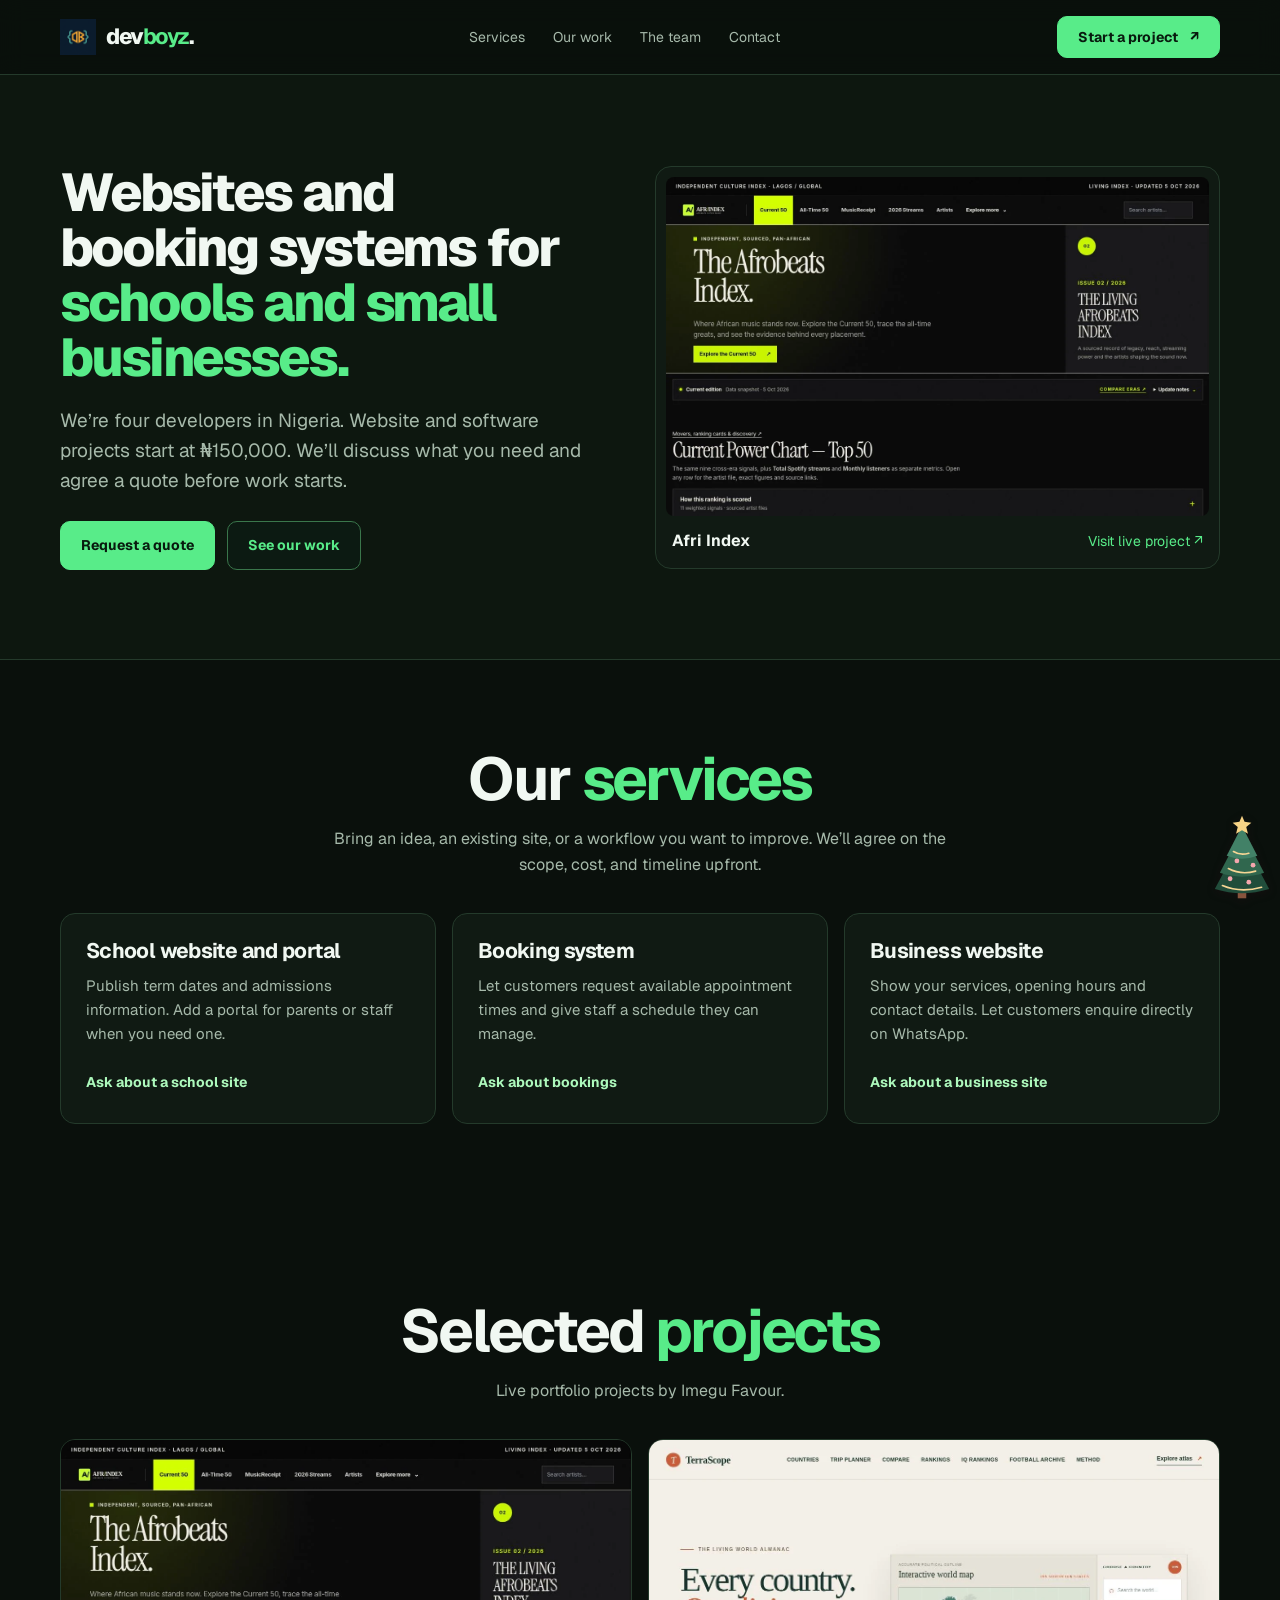
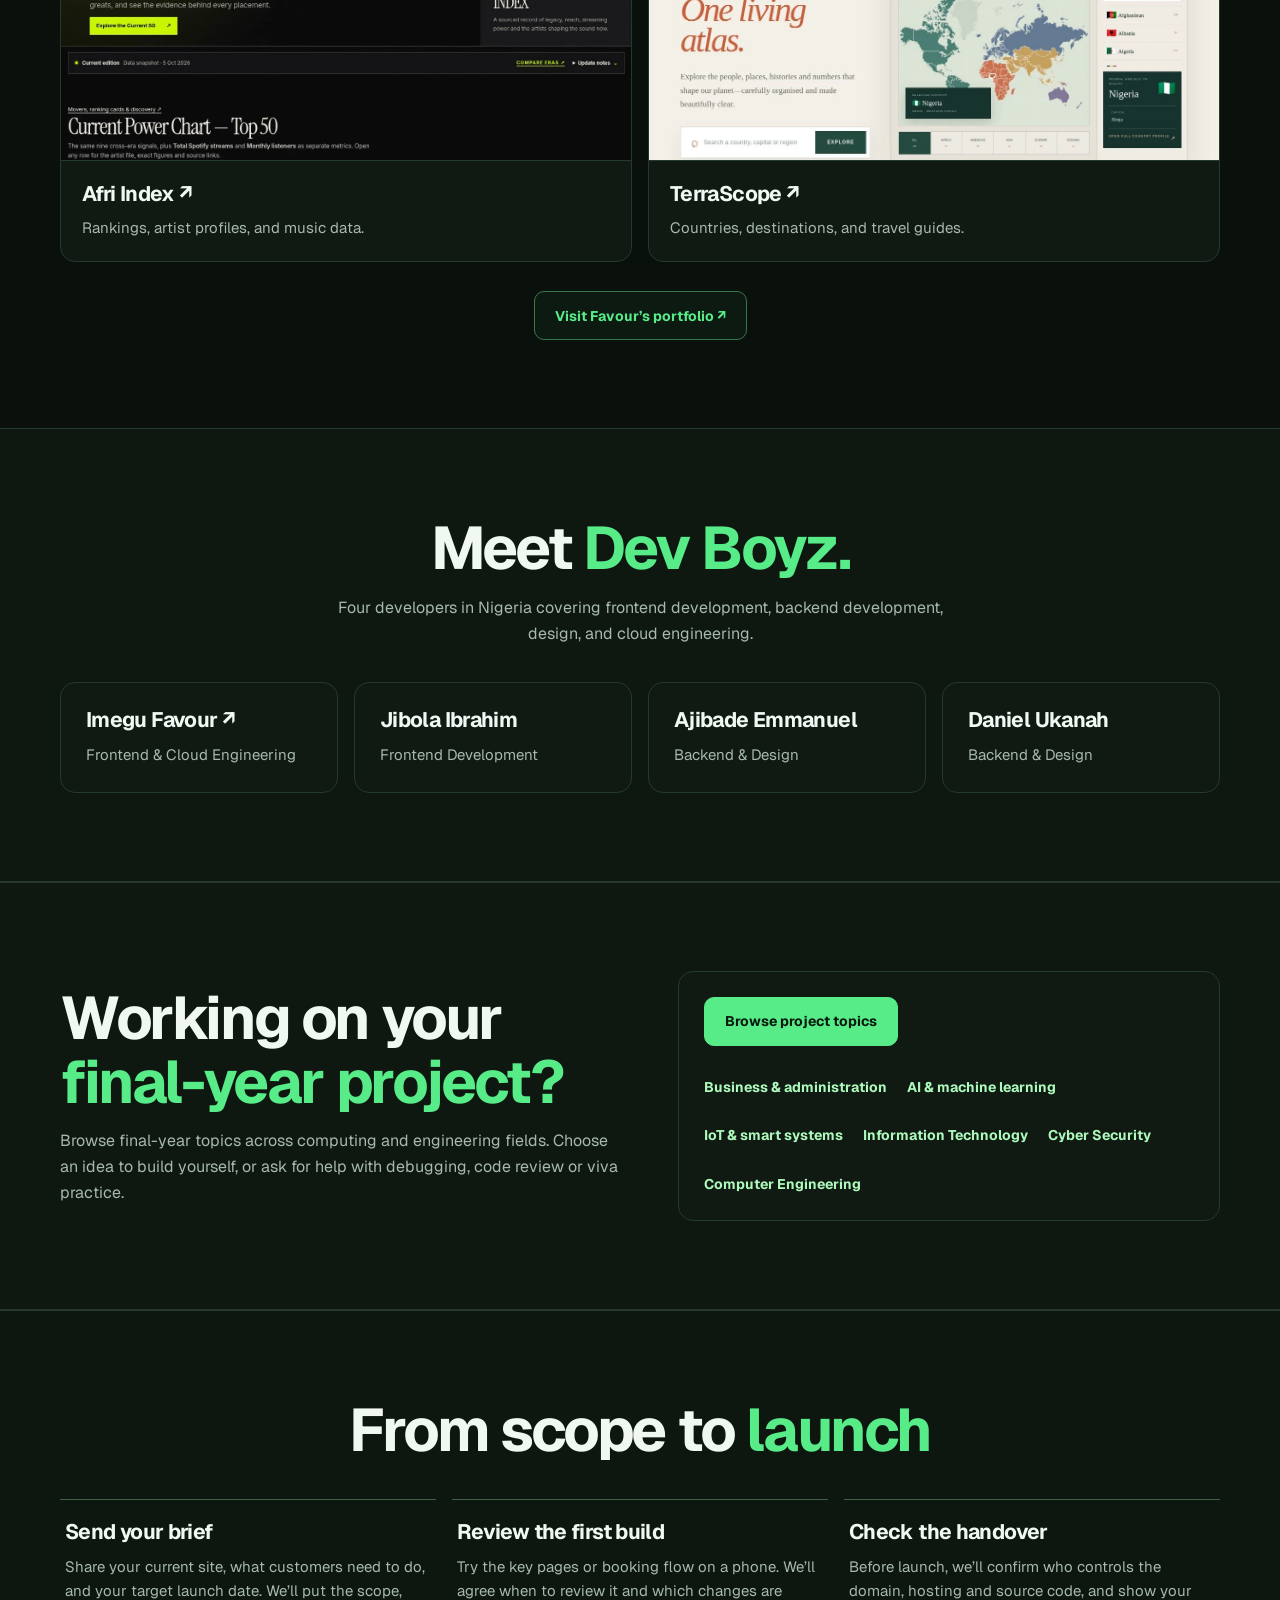
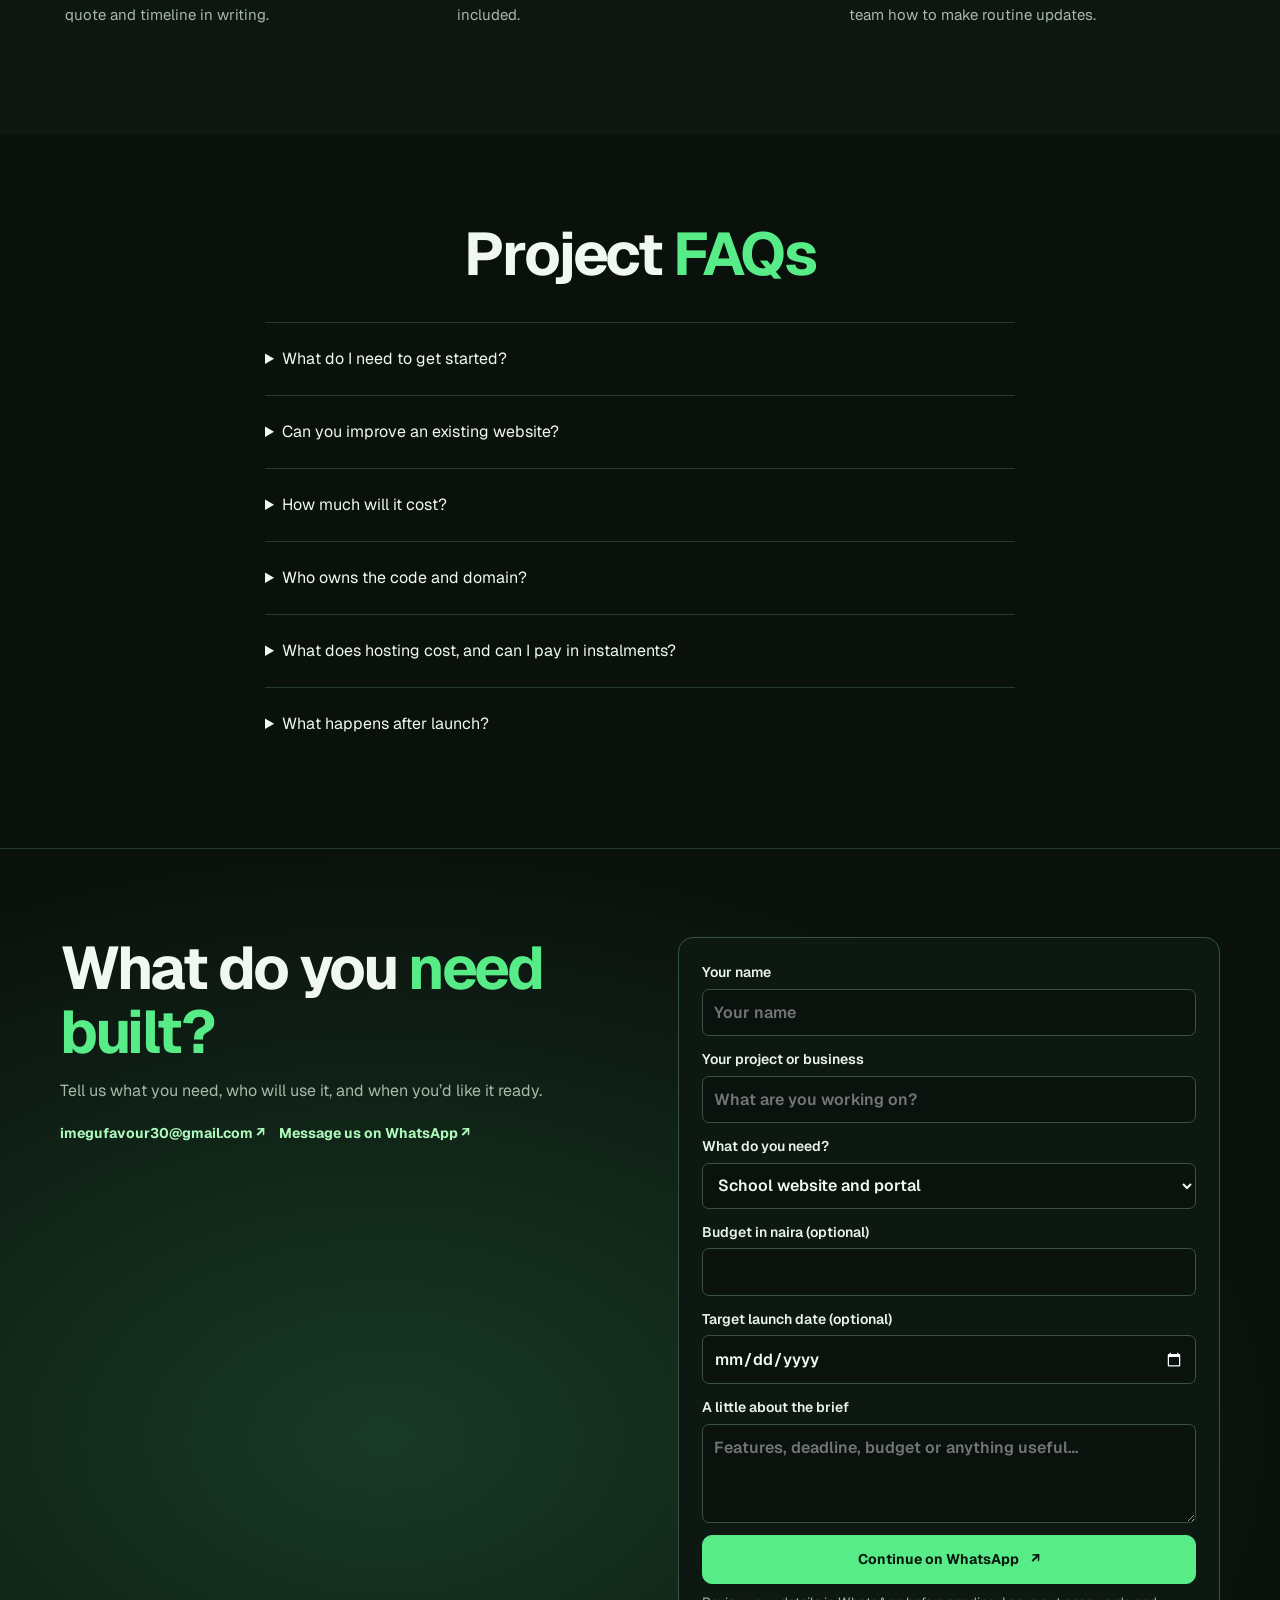
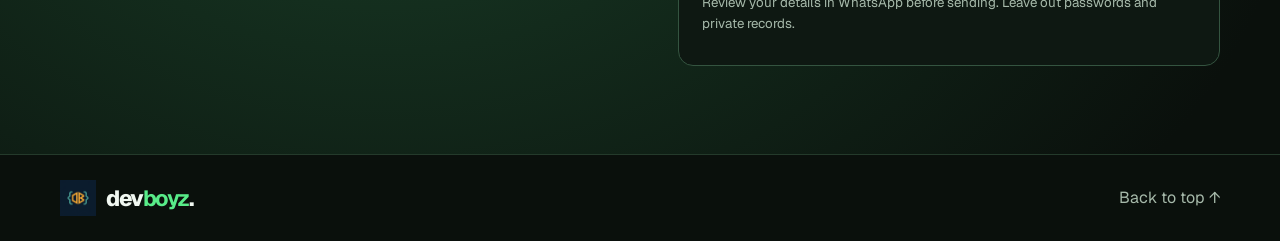
<file: index.html>
<!doctype html>
<html lang="en">
<head>
<meta charset="utf-8">
<meta name="viewport" content="width=device-width, initial-scale=1">
<meta name="description" content="Dev Boyz is a four-person development team in Nigeria building websites, web applications and business systems.">
<meta name="theme-color" content="#0a100c">
<title>Websites and Booking Systems for Schools and Small Businesses | Dev Boyz</title>
<link rel="preconnect" href="https://fonts.googleapis.com">
<link rel="preconnect" href="https://fonts.gstatic.com" crossorigin>
<link href="https://fonts.googleapis.com/css2?family=Geist:wght@400;500;600;700;800&family=IBM+Plex+Mono:wght@400;500;600&display=swap" rel="stylesheet">
<link rel="icon" href="logo.png">
<link rel="stylesheet" href="home.css">
</head>
<body>
<a class="btn skip" href="#main">Skip to content</a>
<header class="top"><div class="wrap nav">
<a class="brand" href="#home" aria-label="Dev Boyz home"><img src="logo.png" alt=""><span>dev<b>boyz</b>.</span></a>
<nav class="nav-links" id="navlinks" aria-label="Main navigation"><a href="#services">Services</a><a href="#work">Our work</a><a href="#studio">The team</a><a href="#contact">Contact</a></nav>
<a class="btn small" href="#contact">Start a project <span aria-hidden="true">↗</span></a>
<button class="menu-toggle" type="button" aria-controls="navlinks" aria-expanded="false">Menu</button>
</div></header>
<main id="main">
<section class="hero" id="home"><div class="wrap hero-inner">
<div class="hero-copy">
<h1>Websites and booking systems for <span class="accent">schools and small businesses.</span></h1>
<p class="lede">We’re four developers in Nigeria. Website and software projects start at ₦150,000. We’ll discuss what you need and agree a quote before work starts.</p>
<div class="actions"><a class="btn" href="#contact">Request a quote</a><a class="btn secondary" href="#work">See our work</a></div>
</div>
<div class="hero-project">
  <a href="https://afrobeats-index.vercel.app/">
    <img src="assets/afri-index.webp" alt="Afri Index music rankings and artist profiles" fetchpriority="high">
    <div class="hero-project-caption"><strong>Afri Index</strong><span>Visit live project <span aria-hidden="true">↗</span></span></div>
  </a>
</div>
</div></section>
<section class="section" id="services"><div class="wrap">
<div class="section-head"><h2>Our <span class="accent">services</span></h2><p>Bring an idea, an existing site, or a workflow you want to improve. We’ll agree on the scope, cost, and timeline upfront.</p></div>
<div class="cards">
<article class="card"><h3>School website and portal</h3><p>Publish term dates and admissions information. Add a portal for parents or staff when you need one.</p><a class="text-link" href="#contact" data-service="School website and portal">Ask about a school site</a></article>
<article class="card"><h3>Booking system</h3><p>Let customers request available appointment times and give staff a schedule they can manage.</p><a class="text-link" href="#contact" data-service="Booking system">Ask about bookings</a></article>
<article class="card"><h3>Business website</h3><p>Show your services, opening hours and contact details. Let customers enquire directly on WhatsApp.</p><a class="text-link" href="#contact" data-service="Business website">Ask about a business site</a></article>
</div></div></section>
<section class="section" id="work"><div class="wrap">
<div class="section-head"><h2>Selected <span class="accent">projects</span></h2><p>Live portfolio projects by Imegu Favour.</p></div>
<div class="cards work-grid">
<article class="project"><a href="https://afrobeats-index.vercel.app/"><img class="project-image" src="assets/afri-index.webp" alt="Afri Index homepage and music rankings" loading="lazy"><div class="project-body"><h3>Afri Index ↗</h3><p>Rankings, artist profiles, and music data.</p></div></a></article>
<article class="project"><a href="https://terrascope-world-encyclopedia.vercel.app/"><img class="project-image" src="assets/terrascope.webp" alt="TerraScope destination discovery website" loading="lazy"><div class="project-body"><h3>TerraScope ↗</h3><p>Countries, destinations, and travel guides.</p></div></a></article>
</div><div class="actions"><a class="btn secondary" href="https://portfolio-favour12.vercel.app/">Visit Favour’s portfolio ↗</a></div>
</div></section>
<section class="section about" id="studio"><div class="wrap">
<div class="section-head"><h2>Meet <span class="accent">Dev Boyz.</span></h2><p>Four developers in Nigeria covering frontend development, backend development, design, and cloud engineering.</p></div>
<div class="cards team-grid">
<article class="card"><h3><a href="https://portfolio-favour12.vercel.app/">Imegu Favour ↗</a></h3><p>Frontend &amp; Cloud Engineering</p></article>
<article class="card"><h3>Jibola Ibrahim</h3><p>Frontend Development</p></article>
<article class="card"><h3>Ajibade Emmanuel</h3><p>Backend &amp; Design</p></article>
<article class="card"><h3>Daniel Ukanah</h3><p>Backend &amp; Design</p></article>
</div></div></section>
<section class="section about" id="students"><div class="wrap split">
<div><h2>Working on your <span class="accent">final-year project?</span></h2><p>Browse final-year topics across computing and engineering fields. Choose an idea to build yourself, or ask for help with debugging, code review or viva practice.</p></div>
<div class="card"><a class="btn" href="projects.html">Browse project topics</a>
<div class="library-links"><a class="text-link" href="projects.html?field=Business%20and%20administration#catalogue">Business &amp; administration</a><a class="text-link" href="projects.html?field=AI%20and%20machine%20learning#catalogue">AI &amp; machine learning</a><a class="text-link" href="projects.html?field=IoT%20and%20smart%20systems#catalogue">IoT &amp; smart systems</a><a class="text-link" href="projects.html?field=Information%20Technology#catalogue">Information Technology</a><a class="text-link" href="projects.html?field=Cyber%20Security#catalogue">Cyber Security</a><a class="text-link" href="projects.html?field=Computer%20Engineering#catalogue">Computer Engineering</a></div></div>
</div></section>
<section class="section process" id="process"><div class="wrap">
<div class="section-head"><h2>From scope to <span class="accent">launch</span></h2></div>
<div class="cards">
<article class="step"><h3>Send your brief</h3><p>Share your current site, what customers need to do, and your target launch date. We’ll put the scope, quote and timeline in writing.</p></article>
<article class="step"><h3>Review the first build</h3><p>Try the key pages or booking flow on a phone. We’ll agree when to review it and which changes are included.</p></article>
<article class="step"><h3>Check the handover</h3><p>Before launch, we’ll confirm who controls the domain, hosting and source code, and show your team how to make routine updates.</p></article>
</div>
</div></section>
<section class="section"><div class="wrap"><div class="section-head"><h2>Project <span class="accent">FAQs</span></h2></div><div class="faq">
<details><summary>What do I need to get started?</summary><p>A rough idea is enough. Share any examples, existing site links, or deadlines you have.</p></details>
<details><summary>Can you improve an existing website?</summary><p>Yes. Send us the link and explain what you’d like to change. We’ll review the site and agree on the scope.</p></details>
<details><summary>How much will it cost?</summary><p>Website and software projects start at ₦150,000. Your final quote depends on the work and support you need.</p></details>
<details><summary>Who owns the code and domain?</summary><p>We agree who owns the source code, domain and hosting accounts in writing before you pay.</p></details><details><summary>What does hosting cost, and can I pay in instalments?</summary><p>Ask us to itemise hosting and domain renewals and discuss a payment schedule in your quote.</p></details>
<details><summary>What happens after launch?</summary><p>We can agree on maintenance, updates, and ongoing support as part of the project or separately.</p></details>
</div></div></section>
<section class="section contact" id="contact"><div class="wrap split">
<div><h2>What do you <span class="accent">need built?</span></h2><p>Tell us what you need, who will use it, and when you’d like it ready.</p><a class="text-link" href="mailto:imegufavour30@gmail.com">imegufavour30@gmail.com ↗</a><a class="text-link" href="https://wa.me/2347062723107">Message us on WhatsApp ↗</a></div>
<form id="enquiry" class="form"><label>Your name<input name="name" autocomplete="name" required maxlength="100" placeholder="Your name"></label><label>Your project or business<input name="topic" required maxlength="180" placeholder="What are you working on?"></label><label>What do you need?<select name="service"><option>School website and portal</option><option>Booking system</option><option>Business website</option></select></label><label>Budget in naira (optional)<input name="budget" inputmode="numeric" maxlength="40"></label><label>Target launch date (optional)<input name="timeline" type="date"></label><label>A little about the brief<textarea name="requirements" rows="3" maxlength="1500" placeholder="Features, deadline, budget or anything useful…"></textarea></label><button class="btn" type="submit">Continue on WhatsApp <span aria-hidden="true">↗</span></button><small>Review your details in WhatsApp before sending. Leave out passwords and private records.</small><p id="form-status" role="status"></p></form>
</div></section>
</main>
<footer class="footer"><div class="wrap"><a class="brand" href="#home" aria-label="Dev Boyz home"><img src="logo.png" alt=""><span>dev<b>boyz</b>.</span></a><a href="#home">Back to top ↑</a></div></footer>
<script src="navigation.js" defer></script>
<script src="company.js" defer></script>

      <svg
        aria-hidden="true"
        focusable="false"
        viewBox="0 0 80 100"
        style="position:fixed;right:max(4px, env(safe-area-inset-right));bottom:var(--christmas-tree-bottom, env(safe-area-inset-bottom, 0px));width:clamp(42px, 7vw, 68px);height:auto;z-index:2;pointer-events:none;stroke:none;filter:drop-shadow(0 2px 4px #210d1370)"
      >
        <path fill="#88543d" d="M35 81h10v17H35z" />
        <path fill="#214d3b" d="M40 27 8 87q32 10 64 0L40 27Z" />
        <path fill="#30674e" d="M40 18 14 68q26 9 52 0L40 18Z" />
        <path fill="#428167" d="M40 13 22 48q18 7 36 0L40 13Z" />
        <path fill="none" stroke="#f6d695" stroke-width="2" stroke-linecap="round" d="M30 43q8 5 18 2M24 63q15 8 32 3M17 83q21 9 46 2" />
        <g fill="#f4a7ae">
          <circle cx="34" cy="54" r="2.8" /><circle cx="53" cy="59" r="2.8" />
          <circle cx="26" cy="75" r="2.8" /><circle cx="48" cy="79" r="2.8" />
        </g>
        <path fill="#f8d486" d="m40 1 3 7 8 1-6 5 2 8-7-4-7 4 2-8-6-5 8-1Z" />
      </svg>
</body>
</html>
</file>
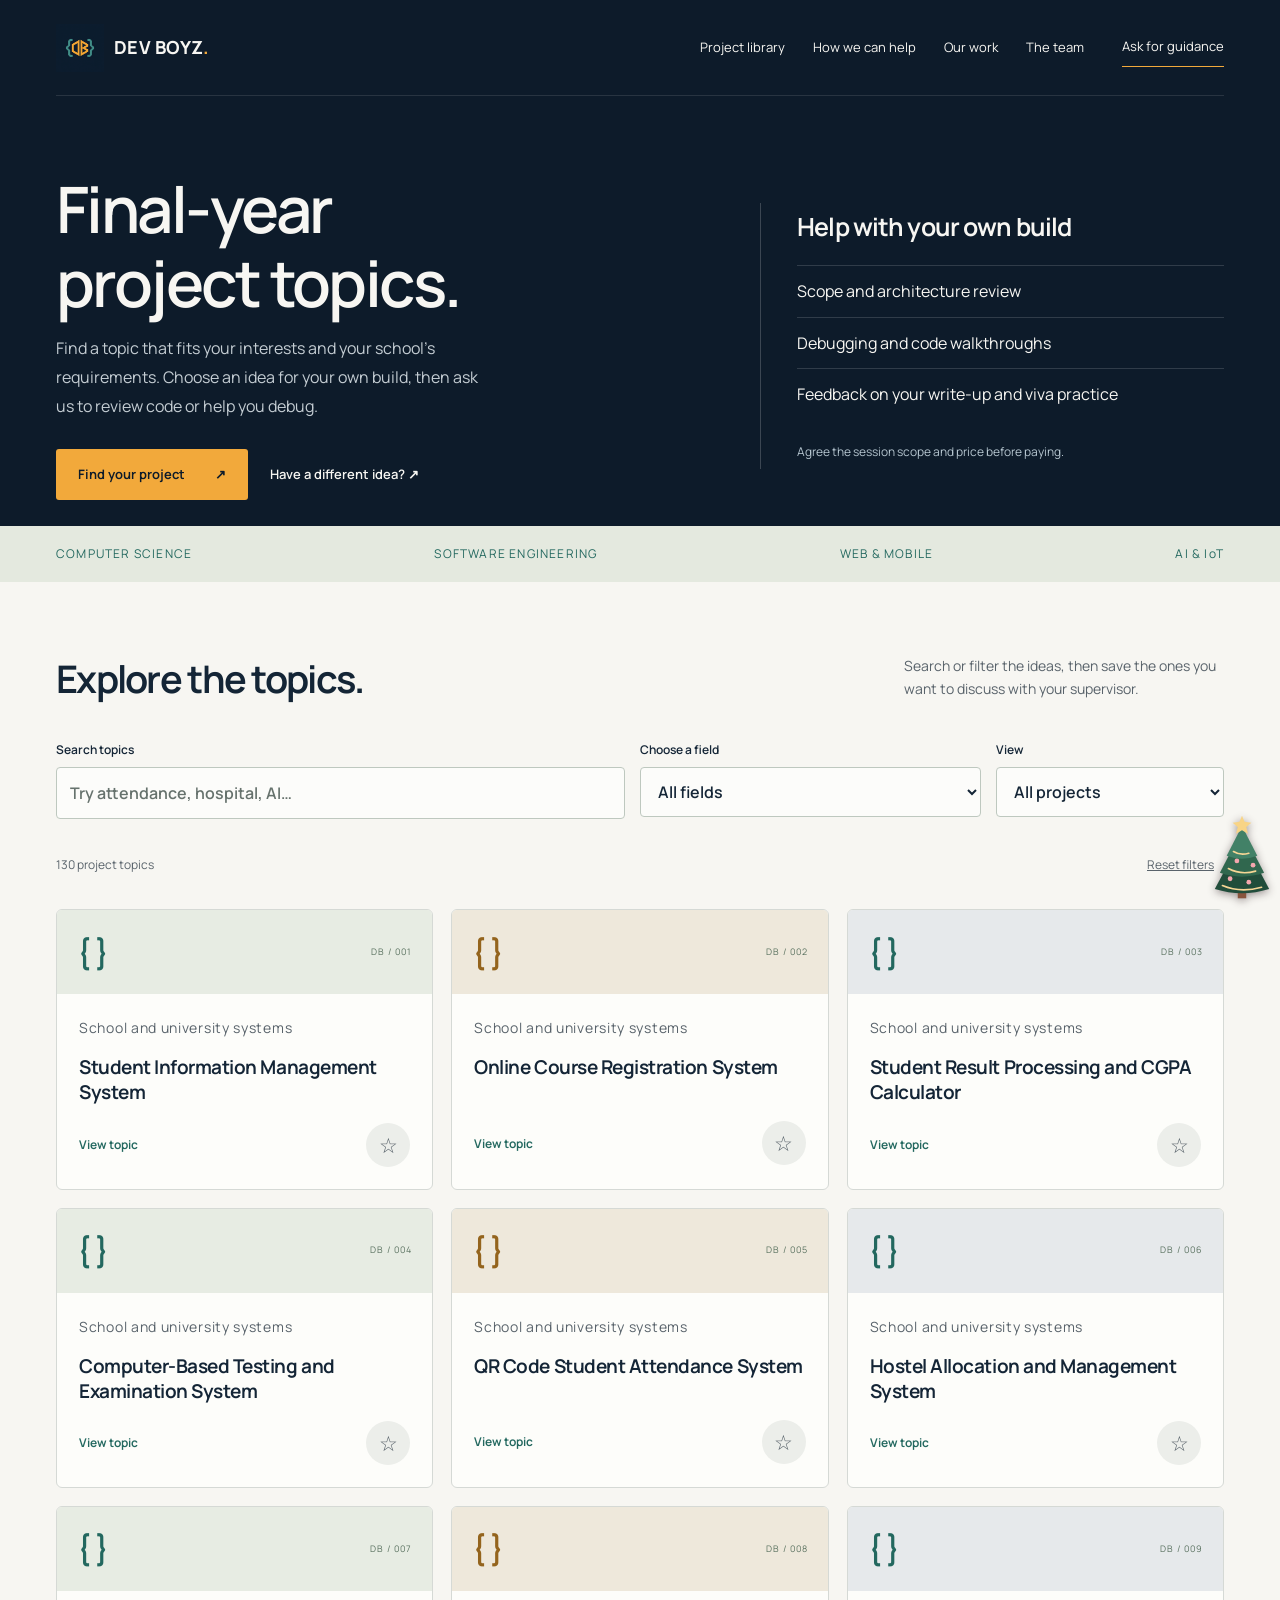
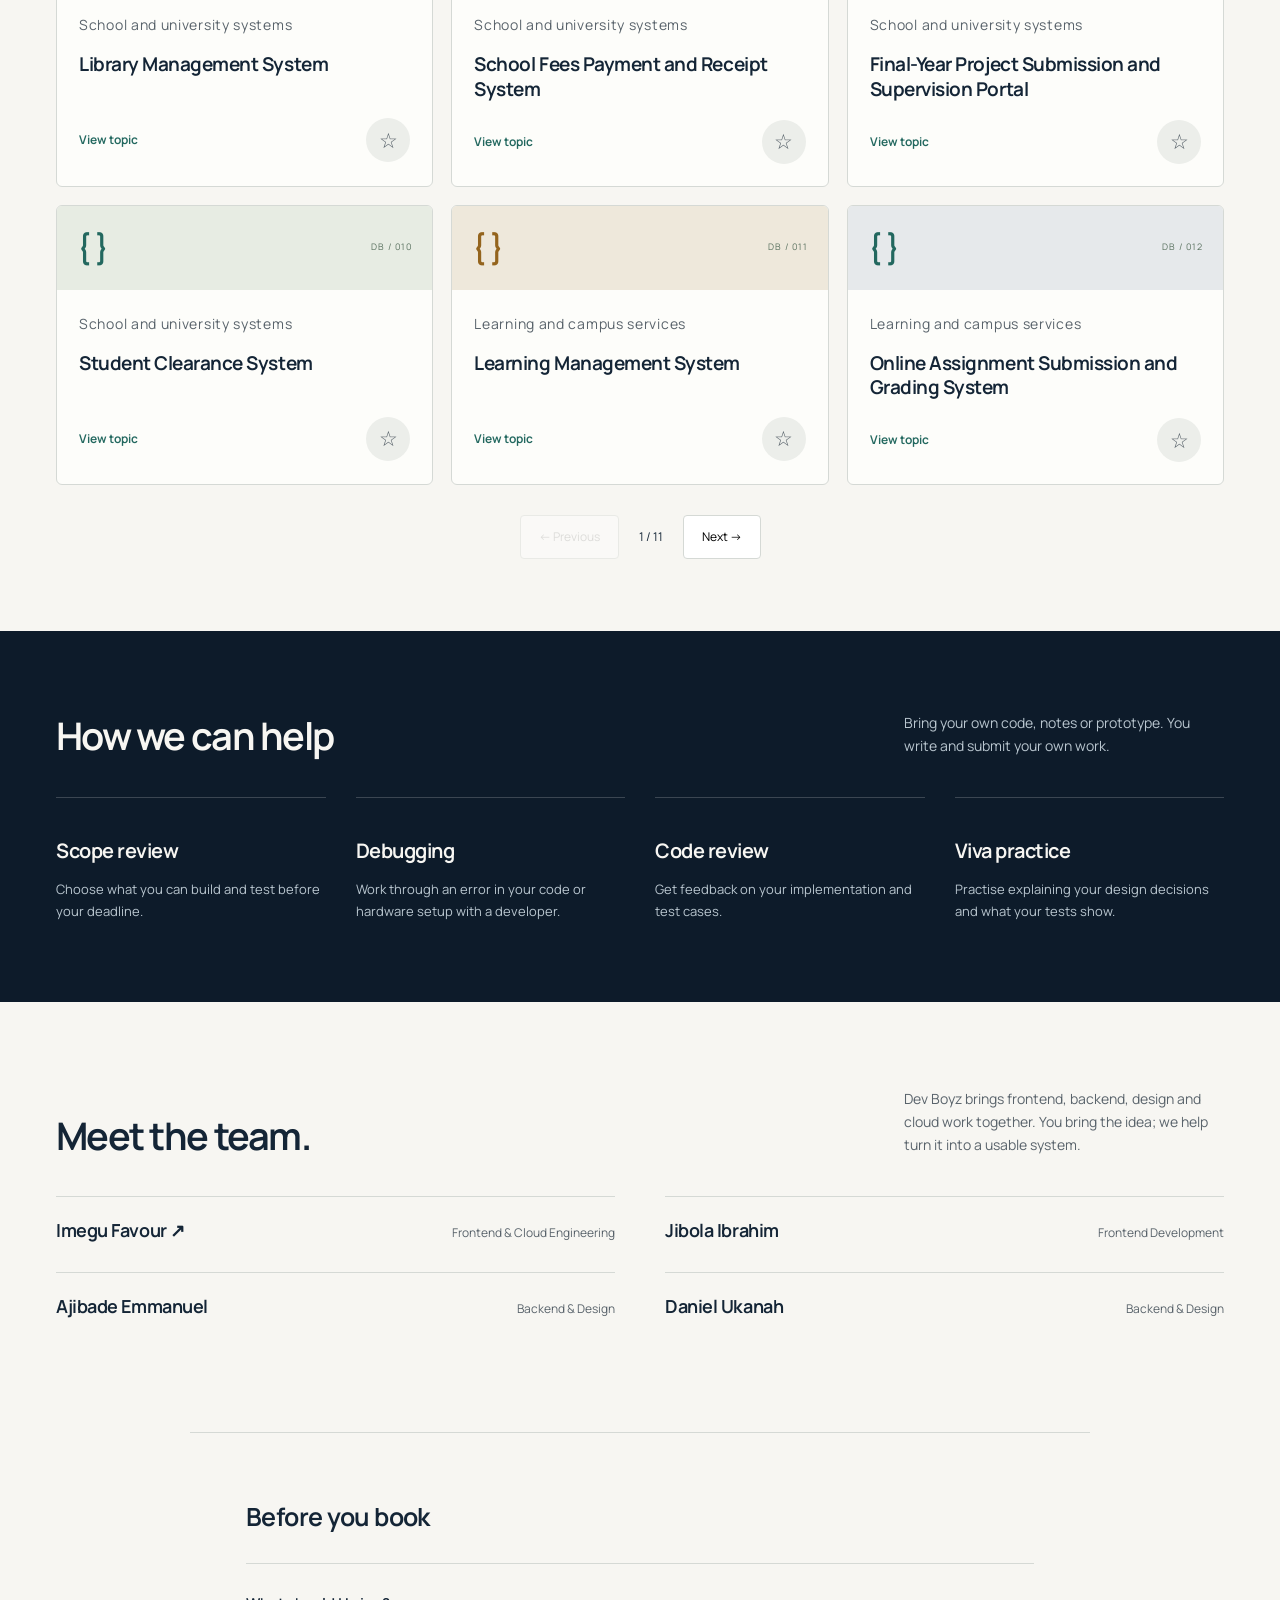
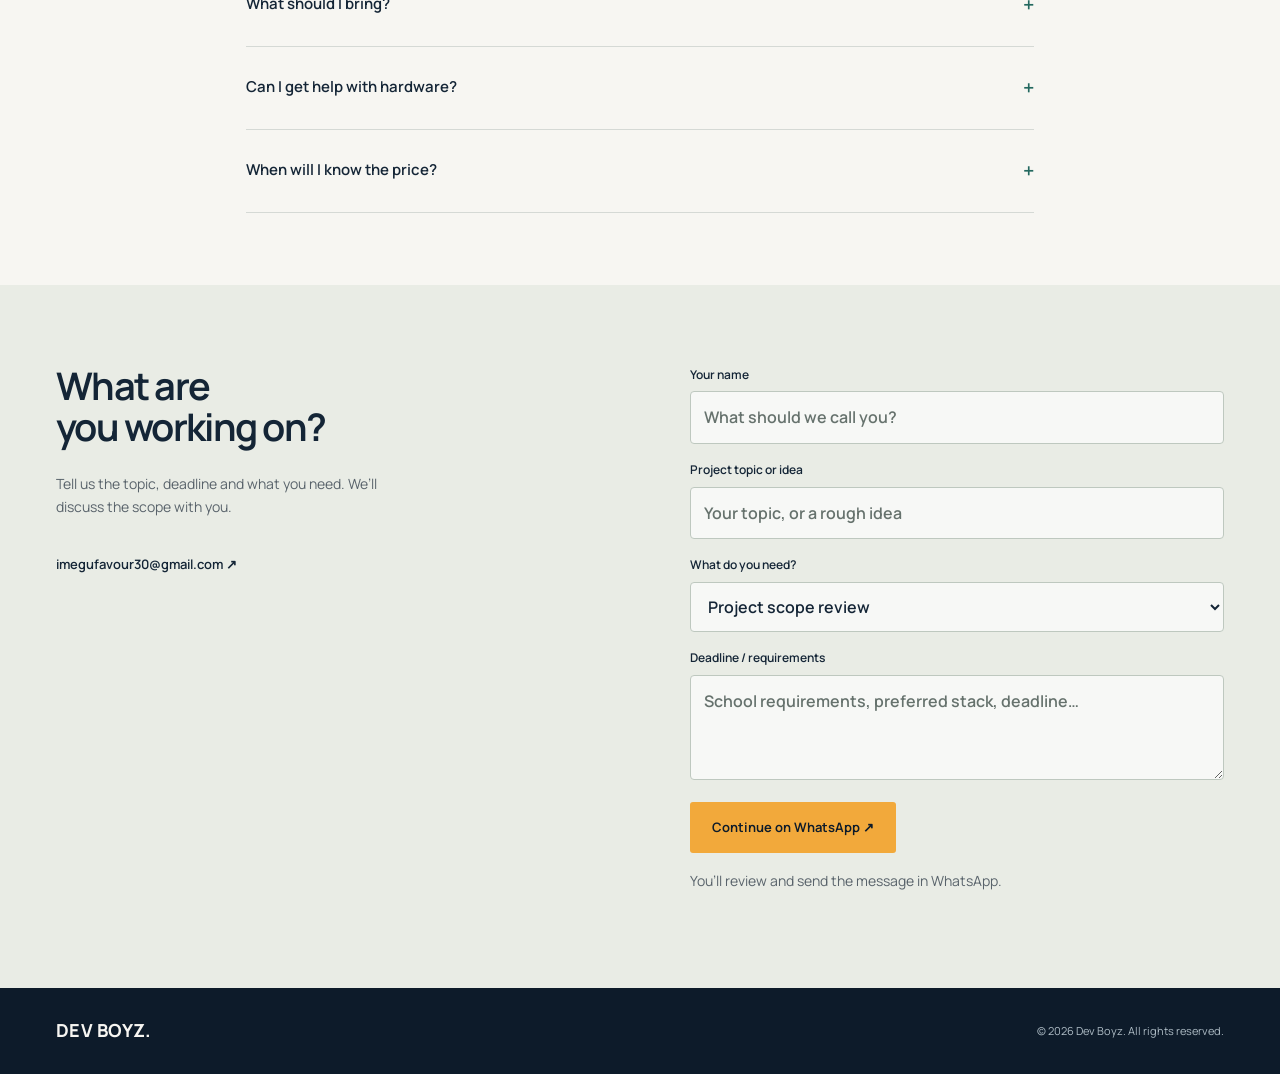
<file: projects.html>
<!doctype html><html lang="en"><head><meta charset="utf-8"><meta name="viewport" content="width=device-width,initial-scale=1"><meta name="theme-color" content="#0d1b2a"><meta name="description" content="Explore final-year project topics across computing and engineering fields with Dev Boyz. Browse ideas and get guidance with your own implementation, testing and viva preparation."><title>Final-Year Project Ideas and Code Review | Dev Boyz</title><link rel="icon" href="logo.png"><link rel="preload" href="assets/manrope.woff" as="font" type="font/woff" crossorigin>
<link rel="stylesheet" href="style.css"></head><body class="catalogue-page">
<a class="skip" href="#main">Skip to content</a>
<header class="wrap"><nav aria-label="Main navigation"><a class="brand" href="index.html"><img src="logo.png" alt="" width="48" height="48"><span>DEV BOYZ<span class="brand-dot">.</span></span></a><button class="menu-toggle" aria-expanded="false" aria-controls="navlinks">Menu <span>＋</span></button><div id="navlinks"><a href="#catalogue">Project library</a><a href="#included">How we can help</a><a href="index.html#work">Our work</a><a href="index.html#studio">The team</a><a class="nav-contact" href="#contact">Ask for guidance</a></div></nav></header>
<main id="main"><section class="hero wrap" id="home"><div class="hero-copy"><h1>Final-year project topics.</h1><p class="intro">Find a topic that fits your interests and your school’s requirements. Choose an idea for your own build, then ask us to review code or help you debug.</p><div class="actions"><a class="button primary" href="#catalogue">Find your project <span>↗</span></a><a class="text-link" href="#contact">Have a different idea? ↗</a></div></div><aside class="package-overview"><h2>Help with your own build</h2><ul><li>Scope and architecture review</li><li>Debugging and code walkthroughs</li><li>Feedback on your write-up and viva practice</li></ul><p>Agree the session scope and price before paying.</p></aside></section>
<div class="scope-strip"><div class="wrap"><span>COMPUTER SCIENCE</span><span>SOFTWARE ENGINEERING</span><span>WEB & MOBILE</span><span>AI & IoT</span></div></div>
<section id="catalogue" class="section wrap"><div class="section-heading"><div><h2 id="catalogue-heading" tabindex="-1">Explore the topics.</h2></div><p>Search or filter the ideas, then save the ones you want to discuss with your supervisor.</p></div><div class="catalogue-tools"><label class="search-label"><span>Search topics</span><input id="search" type="search" placeholder="Try attendance, hospital, AI…" autocomplete="off"></label><label><span>Choose a field</span><select id="category"><option value="">All fields</option></select></label><label><span>View</span><select id="view"><option value="all">All projects</option><option value="saved">My shortlist</option></select></label></div><div class="catalogue-meta"><p id="result-count" role="status">Loading project topics…</p><button id="clear" class="subtle">Reset filters</button></div><div id="project-grid" class="project-grid" aria-busy="true"><div class="skeleton"></div><div class="skeleton"></div><div class="skeleton"></div></div><div id="pagination" class="pagination"></div><noscript><p>Enable JavaScript to browse the full catalogue, or <a href="https://wa.me/2347062723107">ask us for the topic list on WhatsApp</a>.</p></noscript></section>
<section class="package-section" id="included"><div class="wrap"><div class="section-heading"><h2>How we can help</h2><p>Bring your own code, notes or prototype. You write and submit your own work.</p></div><div class="deliverables"><article><h3>Scope review</h3><p>Choose what you can build and test before your deadline.</p></article><article><h3>Debugging</h3><p>Work through an error in your code or hardware setup with a developer.</p></article><article><h3>Code review</h3><p>Get feedback on your implementation and test cases.</p></article><article><h3>Viva practice</h3><p>Practise explaining your design decisions and what your tests show.</p></article></div></div></section>

<section class="studio-section" id="studio"><div class="wrap"><div class="section-heading"><div><h2>Meet the team.</h2></div><p>Dev Boyz brings frontend, backend, design and cloud work together. You bring the idea; we help turn it into a usable system.</p></div><div class="team-grid"><article><h3><a href="https://portfolio-favour12.vercel.app/" target="_blank" rel="noopener">Imegu Favour ↗</a></h3><p>Frontend & Cloud Engineering</p></article><article><h3>Jibola Ibrahim</h3><p>Frontend Development</p></article><article><h3>Ajibade Emmanuel</h3><p>Backend & Design</p></article><article><h3>Daniel Ukanah</h3><p>Backend & Design</p></article></div></div></section>
<section class="section wrap faq"><h2>Before you book</h2><details><summary>What should I bring?</summary><p>Bring your topic, the part you’re working on, and any error or question you want to discuss.</p></details><details><summary>Can I get help with hardware?</summary><p>Yes. Tell us which board and components you have so we can discuss the session and equipment costs.</p></details><details><summary>When will I know the price?</summary><p>We agree the scope and price of your session before you pay.</p></details></section>
<section id="contact" class="contact-section"><div class="wrap contact-layout"><div><h2>What are<br>you working on?</h2><p>Tell us the topic, deadline and what you need. We’ll discuss the scope with you.</p><a class="text-link" href="mailto:imegufavour30@gmail.com">imegufavour30@gmail.com ↗</a></div><form id="enquiry"><label>Your name<input name="name" autocomplete="name" required maxlength="100" placeholder="What should we call you?"></label><label>Project topic or idea<input name="topic" required maxlength="180" placeholder="Your topic, or a rough idea"></label><label>What do you need?<select name="service"><option>Project scope review</option><option>Debugging and code review</option><option>Hardware guidance</option><option>Viva practice</option></select></label><label>Deadline / requirements<textarea name="requirements" rows="3" maxlength="1500" placeholder="School requirements, preferred stack, deadline…"></textarea></label><button class="button primary" type="submit">Continue on WhatsApp ↗</button><small>You’ll review and send the message in WhatsApp.</small><p id="form-status" role="status"></p></form></div></section></main>
<footer class="wrap"><a class="brand" href="index.html">DEV BOYZ.</a><span>© 2026 Dev Boyz. All rights reserved.</span></footer>
<dialog id="project-dialog" aria-labelledby="dialog-title"><div class="dialog-inner"><button class="dialog-close" aria-label="Close project details">×</button><p id="dialog-category" class="eyebrow"></p><h2 id="dialog-title"></h2><p>Use this topic as a starting point. Bring your own brief or code if you want feedback from a developer.</p><p id="special-note"></p><a id="project-enquiry" class="button primary" href="#contact">Ask for guidance</a></div></dialog><script src="navigation.js" defer></script><script src="app.js" defer></script>
      <svg
        aria-hidden="true"
        focusable="false"
        viewBox="0 0 80 100"
        style="position:fixed;right:max(4px, env(safe-area-inset-right));bottom:var(--christmas-tree-bottom, env(safe-area-inset-bottom, 0px));width:clamp(42px, 7vw, 68px);height:auto;z-index:2;pointer-events:none;stroke:none;filter:drop-shadow(0 2px 4px #210d1370)"
      >
        <path fill="#88543d" d="M35 81h10v17H35z" />
        <path fill="#214d3b" d="M40 27 8 87q32 10 64 0L40 27Z" />
        <path fill="#30674e" d="M40 18 14 68q26 9 52 0L40 18Z" />
        <path fill="#428167" d="M40 13 22 48q18 7 36 0L40 13Z" />
        <path fill="none" stroke="#f6d695" stroke-width="2" stroke-linecap="round" d="M30 43q8 5 18 2M24 63q15 8 32 3M17 83q21 9 46 2" />
        <g fill="#f4a7ae">
          <circle cx="34" cy="54" r="2.8" /><circle cx="53" cy="59" r="2.8" />
          <circle cx="26" cy="75" r="2.8" /><circle cx="48" cy="79" r="2.8" />
        </g>
        <path fill="#f8d486" d="m40 1 3 7 8 1-6 5 2 8-7-4-7 4 2-8-6-5 8-1Z" />
      </svg>
</body></html>
</file>
<file: home.css>
:root{color-scheme:dark;--bg:#0a100c;--panel:#101a13;--text:#f1f8f2;--muted:#a6b9aa;--green:#58ec89;--line:#243a2b;--mono:"IBM Plex Mono",monospace}
*{box-sizing:border-box}
html{scroll-behavior:smooth;scroll-padding-top:100px}
body{margin:0;background:var(--bg);color:var(--text);font:16px/1.6 Geist,system-ui,sans-serif}
a{color:inherit;text-decoration:none}
button,input,select,textarea{font:inherit}
button,summary{cursor:pointer}
button:focus-visible,a:focus-visible,summary:focus-visible,input:focus-visible,select:focus-visible,textarea:focus-visible{outline:2px solid var(--green);outline-offset:4px}
.wrap{width:min(1160px,calc(100% - 64px));margin-inline:auto}
.skip{position:absolute;left:12px;top:-100px;z-index:5}
.skip:focus{top:12px}
.top{position:sticky;top:0;z-index:3;background:#0a100cf0;backdrop-filter:blur(12px);border-bottom:1px solid var(--line)}
.nav{min-height:74px;display:flex;align-items:center;justify-content:space-between;gap:24px}
.brand{display:inline-flex;align-items:center;gap:10px;font-size:22px;font-weight:800;letter-spacing:-.065em;white-space:nowrap}
.mark{display:grid;place-items:center;width:36px;height:36px;background:var(--green);border-radius:9px;color:#092312;font:600 16px var(--mono);letter-spacing:-.14em;padding-right:3px}
.brand b{color:var(--green)}
.nav-links{display:flex;gap:28px;align-items:center;color:var(--muted);font-size:14px}
.nav-links a:hover,.text-link:hover,.nav-links a:focus-visible{color:var(--green)}
.btn{display:inline-flex;align-items:center;justify-content:center;gap:12px;min-height:49px;padding:0 20px;border:1px solid var(--green);border-radius:10px;background:var(--green);color:#081a0e;font-size:14px;font-weight:700}
.btn:hover{background:#92ffa9}
.secondary{background:#0c1a12;color:var(--green);border-color:#3a764b}
.secondary:hover{background:#1a3423}
.small{min-height:42px}
.menu-toggle{display:none}
.hero{border-bottom:1px solid var(--line);background:#0d170f}
.eyebrow{font:500 12px var(--mono);letter-spacing:.13em;text-transform:uppercase;color:var(--green)}
h1,h2,h3,p{margin:0}
h1{font-size:clamp(2.5rem,6.5vw,6rem);letter-spacing:-.04em;line-height:1.04;margin:0 0 20px;font-weight:800;text-wrap:balance}
.accent{color:var(--green)}
.lede{color:var(--muted);font-size:clamp(16px,2vw,19px);max-width:565px;margin:0 auto}
.actions{display:flex;gap:12px;flex-wrap:wrap;justify-content:center;margin-top:29px}
.section{padding:88px 0}
.section-head{text-align:center;margin:0 auto 36px;max-width:660px}
.section-head p:last-child,.about p,.contact p{color:var(--muted)}
h2{font-size:clamp(36px,5vw,60px);line-height:1.06;letter-spacing:-.04em;margin:0 0 14px}
.cards{display:grid;grid-template-columns:repeat(3,minmax(0,1fr));gap:16px}
.card{padding:25px;border:1px solid var(--line);border-radius:15px;background:var(--panel)}
.card:focus-within{border-color:#4c825a}
h3{font-size:21px;line-height:1.18;letter-spacing:-.03em}
#services .card { display: flex; flex-direction: column; align-items: flex-start; }
#services .card .text-link { margin-top: auto; padding-top: 12px; min-height: 44px; align-content: center; }
#services .card p { margin-bottom: 8px; }
.card p,.project p,.step p{color:var(--muted);margin-top:10px;font-size:15px}
.text-link{color:#adf9bc;font-size:14px;font-weight:700;display:inline-block;margin-top:18px}
.about{border-block:1px solid var(--line);background:#0e1811}
.split{display:grid;grid-template-columns:1.04fr 1fr;gap:55px;align-items:center}
.checks{list-style:none;padding:0;margin:20px 0 0}
.project{border:1px solid var(--line);border-radius:15px;background:var(--panel);overflow:hidden}
.project-body{padding:21px}
.project .eyebrow{font-size:10px;display:block;margin-bottom:8px}
.mock{height:175px;display:grid;place-items:end center;overflow:hidden;background:radial-gradient(ellipse at 50% 100%,#497258,#182d23 68%,#122119)}
.screen{width:82%;height:83%;background:#0d1711;border:1px solid #6d9278;border-radius:11px 11px 0 0;padding:13px 14px;box-shadow:0 4px 25px #0006;font:11px var(--mono);color:#d7fbe1}
.bars{height:42px;display:flex;align-items:end;gap:7px}
.tiles{display:flex;gap:6px}
.project summary{color:#adf9bc;font-size:14px;font-weight:700;margin-top:14px}
.process{border-top:1px solid var(--line);background:#0d160f}
.step{border-top:1px solid #3c6348;padding:20px 5px}
.step .eyebrow{display:block;margin-bottom:9px}
.contact{position:relative;isolation:isolate;border-top:1px solid var(--line);background:radial-gradient(ellipse at 30% 65%,#183a25,#0a100c 72%)}
.contact .split{align-items:start}
.form{padding:23px;border:1px solid #345440;border-radius:15px;background:#0e1812}
.form label{display:block;margin:0 0 12px;color:#e8f4ea;font-size:14px;font-weight:600}
.form :is(input,select,textarea){display:block;width:100%;min-height:46px;font-size:16px;margin-top:5px;padding:10px 11px;background:#09120c;border:1px solid #3a5240;border-radius:7px;color:var(--text)}
textarea{min-height:97px;resize:vertical}
.form .btn{width:100%}
.status{font-size:13px;margin-top:8px}
.footer{border-top:1px solid var(--line);padding:25px 0;color:var(--muted)}
.footer .wrap{display:flex;align-items:center;justify-content:space-between;gap:16px}
.footer .brand{color:var(--text)}
@media(max-width:860px){.wrap{width:calc(100% - 36px)}
.nav{min-height:64px}
.nav>.btn{display:none}
.menu-toggle{display:block;background:transparent;color:var(--text);border:1px solid var(--line);border-radius:8px;min-height:42px;padding:0 12px}
.nav-links{display:none;position:absolute;top:100%;left:0;right:0;background:#101a13;border-bottom:1px solid var(--line);padding:12px 18px;flex-direction:column;align-items:stretch;gap:0}
.nav-links.open{display:flex}
.nav-links a{display:flex;align-items:center;min-height:44px;padding:10px 4px}
.hero .actions{display:grid;max-width:320px;margin:24px auto 0}
.section{padding:58px 0}
.cards{grid-template-columns:1fr}
.split{grid-template-columns:1fr;gap:28px}
.footer .wrap{flex-wrap:wrap}
}
@media(prefers-reduced-motion:reduce){html{scroll-behavior:auto}
}

.brand img{width:36px;height:36px;object-fit:contain}
.project-image{display:block;width:100%;aspect-ratio:16/9;object-fit:cover;object-position:top;border-bottom:1px solid var(--line)}
.project>a{display:block;height:100%}
.project>a:focus-visible{outline-offset:-4px}
.project>a:hover h3{color:var(--green)}
.work-grid{grid-template-columns:repeat(2,minmax(0,1fr))}
.team-grid{grid-template-columns:repeat(4,minmax(0,1fr));margin-top:24px}
.library-links{display:flex;flex-wrap:wrap;gap:8px 20px;margin-top:12px}
.faq{max-width:750px;margin:auto}
.faq details{border-top:1px solid var(--line);padding:14px 0}
.faq summary{min-height:44px;align-content:center}
.faq p{color:var(--muted);margin-top:8px}
.contact .text-link{margin-right:14px}
.contact .text-link:hover{text-decoration:underline}
@media(max-width:760px){.work-grid,.team-grid{grid-template-columns:1fr}
}

.form small { display: block; margin-top: 8px; color: var(--muted); }

#form-status { font-size: 13px; margin-top: 8px; }

.hero-inner {
  display: grid;
  grid-template-columns: minmax(0, .94fr) minmax(0, 1fr);
  gap: clamp(28px, 5vw, 72px);
  align-items: center;
  padding-block: clamp(48px, 7vw, 100px);
}
.hero h1 { font-size: clamp(2.5rem, 4.15vw, 4rem); text-wrap: initial; }
.hero .lede { margin-inline: 0; max-width: 42ch; }
.hero .actions { display: flex; justify-content: flex-start; margin: 24px 0 0; max-width: none; }
.hero-project {
  min-width: 0;
  margin: 0;
  padding: 10px;
  overflow: hidden;
  border: 1px solid var(--line);
  border-radius: 16px;
  background: var(--panel);
}
.hero-project a { display: block; }
.hero-project a:focus-visible { outline-offset: -4px; }
.hero-project img {
  display: block;
  width: 100%;
  aspect-ratio: 16 / 10;
  object-fit: cover;
  object-position: top;
  border-radius: 8px;
}
.hero-project .hero-project-caption { display: flex; justify-content: space-between; align-items: center; flex-wrap: wrap; gap: 5px 16px; padding: 12px 6px 4px; }
.hero-project .hero-project-caption > span { color: var(--green); font-size: .875rem; }
.hero-project a:is(:hover, :focus-visible) .hero-project-caption > span { text-decoration: underline; text-underline-offset: 3px; }
@media (prefers-reduced-motion: no-preference) {
  .hero-project { animation: project-arrive 650ms cubic-bezier(.22,1,.36,1) both; }
  @keyframes project-arrive { from { opacity: .65; transform: translateY(10px); } to { opacity: 1; transform: translateY(0); } }
}
@media (max-width: 860px) {
  .hero-inner { grid-template-columns: 1fr; }
  .hero h1 { font-size: clamp(2.25rem, 7vw, 4rem); }
  .hero-project { max-width: 620px; }
}
@media (max-width: 480px) {
  .hero-inner { padding-block: 36px; }
  .hero .actions { display: grid; }
}
</file>
<file: style.css>
@font-face{font-family:Manrope;src:url("assets/manrope.woff") format("woff");font-weight:200 800;font-display:swap}
:root{--navy:#0d1b2a;--amber:#f2a93b;--teal:#3d8b82;--ink:#142536;--muted:#59636b;--paper:#f7f6f2;--silver:#eceeea;--line:#d5d9d5;--accent-ink:#23685f;--success:#23685f;--error:#a7372c;--focus:#3d8b82;--radius:8px}
*{box-sizing:border-box}html{scroll-behavior:smooth;scroll-padding-top:28px}body{margin:0;background:var(--paper);color:var(--ink);font-family:Manrope,"Segoe UI",Arial,sans-serif;line-height:1.65;-webkit-font-smoothing:antialiased}a{color:inherit;text-decoration:none}button,input,select,textarea{font:inherit}button{cursor:pointer}button:disabled{cursor:default}button,a,input,select,textarea{-webkit-tap-highlight-color:transparent}a:focus-visible,button:focus-visible,summary:focus-visible{outline:3px solid var(--teal);outline-offset:5px}input:focus,select:focus,textarea:focus{outline:2px solid var(--teal);outline-offset:2px}.wrap{max-width:1280px;margin:auto;padding:0 56px}h1,h2,h3,p{margin:0}h1,h2,h3{font-weight:650}h1,h2{letter-spacing:-.045em;line-height:1.1}h2{font-size:clamp(28px,3vw,38px)}h3{letter-spacing:-.025em;line-height:1.3}p{color:var(--muted)}.skip{position:fixed;top:-100px;left:20px;z-index:20;background:var(--amber);color:var(--navy);padding:12px}.skip:focus{top:10px}
body>header.wrap{max-width:none;background:var(--navy);padding:0 max(56px,calc((100vw - 1168px)/2))}nav{min-height:96px;display:flex;align-items:center;justify-content:space-between;border-bottom:1px solid #ffffff1c;color:#f7f6f2;gap:32px}.brand{display:flex;align-items:center;gap:10px;font-size:18px;letter-spacing:.015em;font-weight:750;white-space:nowrap}.brand img{display:block;border-radius:0}.brand-dot{color:var(--amber)}#navlinks{display:flex;align-items:center;gap:28px;font-size:13px}#navlinks a{transition:color .18s}#navlinks a:hover{color:var(--amber)}.nav-contact{border-bottom:1px solid var(--amber);padding:8px 0;margin-left:10px}.nav-contact span{margin-left:16px;color:var(--amber)}.menu-toggle{display:none}
.hero{display:grid;grid-template-columns:1.4fr 1fr;gap:38px 100px;align-items:center;padding-top:76px;padding-bottom:26px;background:var(--navy);color:var(--paper);max-width:none;padding-left:max(56px,calc((100vw - 1168px)/2));padding-right:max(56px,calc((100vw - 1168px)/2))}.eyebrow{font-size:11px;letter-spacing:.075em;font-weight:600;margin-bottom:20px;color:var(--accent-ink)}.hero .eyebrow{color:#a9c7c2}h1{font-size:clamp(40px,4.7vw,62px);font-weight:600;line-height:1.16;letter-spacing:-.055em}h1 span{color:var(--amber)}.intro{font-size:16px;max-width:440px;margin-top:0}.hero .intro{color:#c4cdd3;line-height:1.8}.hero-brief{padding-top:18px}.hero-brief .button{margin-top:25px}.hero-secondary{display:block;margin-top:22px;font-size:12px;color:#b8c6cf}.hero-secondary span{display:block;color:var(--paper);margin-top:4px}.hero-secondary:hover span{color:var(--amber)}.hero-foot{grid-column:1/-1;border-top:1px solid #ffffff26;margin-top:18px;padding-top:20px;display:flex;justify-content:space-between;gap:20px;font-size:11px;color:#b5c5cf}.hero-foot a{color:var(--paper);display:inline-flex;gap:18px}.hero-foot a:hover{color:var(--amber)}.actions{display:flex;flex-wrap:wrap;gap:25px;align-items:center;margin:28px 0}.button{display:inline-flex;align-items:center;justify-content:space-between;gap:30px;padding:14px 21px;border-radius:3px;font-size:13px;font-weight:650;border:1px solid transparent;min-height:48px;transition:background .2s}.primary{background:var(--amber);color:var(--navy)}.primary:hover{background:#ffba51}.text-link{font-size:13px;font-weight:600;display:inline-flex;gap:16px;align-items:center;min-height:44px}.text-link:hover{color:var(--accent-ink)}.hero .text-link:hover{color:var(--amber)}.hero-note{font-size:12px;color:#b5c5cf}.package-overview{border-left:1px solid #ffffff30;padding:8px 0 8px 36px}.package-overview h2{font-size:25px;letter-spacing:-.035em;line-height:1.3}.package-overview ul{padding:0;margin:22px 0;list-style:none}.package-overview li{padding:12px 0;border-top:1px solid #ffffff25}.package-overview li span{display:block;font-size:11px;color:#a9c7c2;margin-bottom:5px}.package-overview b{font-size:13px;font-weight:500}.package-overview>p:last-child{font-size:12px;color:#b5c5cf}.package-overview .eyebrow{font-size:10px}

.section{padding-top:72px;padding-bottom:72px}.section-heading{display:flex;align-items:flex-end;justify-content:space-between;gap:40px;margin-bottom:40px}.section-heading>p{max-width:320px;font-size:14px}.services-layout{display:grid;grid-template-columns:.85fr 1.35fr;gap:95px}.services-heading>p:not(.eyebrow){margin-top:20px;max-width:290px;font-size:14px}.services-heading .scope-note{padding-top:20px;border-top:1px solid var(--line);font-size:12px!important}.service-list article{display:block;border-top:1px solid var(--line);padding:26px 0}.service-list article:last-child{border-bottom:1px solid var(--line)}.service-number{font-size:11px;color:var(--teal);padding-top:5px}.service-list h3{font-size:21px;margin-bottom:12px}.service-list p{font-size:14px;max-width:500px}.service-list .text-link{margin-top:12px;color:var(--accent-ink)}
.work-section{background:var(--paper);padding:58px 0 68px;border-bottom:1px solid var(--line)}.work-grid{display:grid;grid-template-columns:1.17fr 1fr;gap:42px;align-items:start}.work-item:nth-child(2){margin-top:56px}.work-art{aspect-ratio:1.48;height:auto;overflow:hidden;border-radius:2px;background:#dce4db}.work-item:nth-child(2) .work-art{aspect-ratio:1.6}.work-art img{width:100%;height:100%;object-fit:cover;object-position:top;display:block;transition:transform .4s}.work-item:hover .work-art img{transform:scale(1.025)}.travel-art{background:#d5dedc}.work-caption{display:flex;justify-content:space-between;align-items:center;padding:21px 0}.work-caption h3{font-size:21px}.work-caption p{font-size:12px;margin-top:5px}.work-caption>span{font-size:24px;color:var(--accent-ink)}.portfolio-row{display:flex;align-items:center;justify-content:space-between;gap:30px;margin-top:15px;padding-top:22px;border-top:1px solid #c8d1c9}.portfolio-row p{font-size:13px}.portfolio-row .text-link{color:var(--accent-ink)}
.student-feature{background:#e8ede7;color:var(--ink);padding:62px 0}.student-layout{display:grid;grid-template-columns:1fr 1fr;gap:90px;align-items:center}.student-feature .eyebrow{color:var(--accent-ink)}.student-feature p:not(.eyebrow){color:var(--muted);max-width:400px;margin:22px 0 28px;font-size:14px}.student-index{border-top:1px solid #bbcbbf}.index-title{display:block;padding:22px 0 10px;font-size:9px;letter-spacing:.13em;color:var(--accent-ink)}.student-index>a{display:flex;align-items:center;gap:22px;padding:20px 0;border-bottom:1px solid #bbcbbf;font-size:16px}.student-index>a:hover{color:var(--accent-ink)}.student-index>a>span{font-size:10px;color:#8da99e}.student-index b{margin-left:auto;color:var(--accent-ink);font-weight:400}.student-index p{font-size:11px!important;margin-bottom:0!important}
.studio-section{padding:85px 0}.team-grid{display:grid;grid-template-columns:1fr 1fr;gap:0 50px}.team-grid article{border-top:1px solid var(--line);padding:22px 0;display:flex;justify-content:space-between;align-items:baseline;gap:20px}.team-grid h3{font-size:18px;margin-bottom:7px}.team-grid p{font-size:12px}.team-grid a:hover{color:var(--accent-ink)}.faq{display:grid;grid-template-columns:.85fr 1.35fr;gap:95px;border-top:1px solid var(--line);padding-top:70px}.faq h2{font-size:25px;letter-spacing:-.025em}.faq details{border-bottom:1px solid var(--line);padding:19px 0}.faq details:first-child{padding-top:0}.faq summary{cursor:pointer;font-size:15px;font-weight:600;min-height:30px;list-style:none;display:flex;justify-content:space-between;gap:20px}.faq summary::-webkit-details-marker{display:none}.faq summary:after{content:'+';color:var(--accent-ink);font-size:20px;line-height:1}.faq details[open] summary:after{content:'−'}.faq details p{font-size:13px;margin:15px 0 6px;max-width:550px}
.contact-section{background:#e9ece5;padding:80px 0}.contact-layout{display:grid;grid-template-columns:1fr 1fr;gap:100px}.contact-layout>div>p:not(.eyebrow){max-width:330px;margin:24px 0;font-size:14px}.contact-email{font-size:17px;display:inline-flex;gap:18px;border-bottom:1px solid #bdc9be;padding-bottom:9px;overflow-wrap:anywhere}.contact-note{font-size:11px!important;margin-top:24px!important}.contact-note a{display:block;color:var(--accent-ink);font-weight:650;margin-top:4px}.contact-layout form{display:flex;flex-direction:column;gap:16px}label{display:block;font-size:12px;font-weight:600}label>span{display:block;margin-bottom:7px}input,select,textarea{width:100%;background:#ffffffa8;border:1px solid #bec8bf;border-radius:4px;padding:12px 13px;color:var(--ink);font-size:14px;min-height:48px}textarea{resize:vertical}input::placeholder,textarea::placeholder{color:#66726d}.contact-layout label input,.contact-layout label select,.contact-layout label textarea{margin-top:7px}.contact-layout form small{font-size:11px;color:var(--muted)}.contact-layout .button{align-self:flex-start}.contact-layout #form-status{font-size:12px}footer{background:var(--navy);color:#aebcc5;font-size:11px}.footer-inner,footer.wrap{display:flex;justify-content:space-between;align-items:center;gap:25px;padding-top:28px;padding-bottom:28px}footer .brand{color:var(--paper)}footer a:hover{color:var(--amber)}footer.wrap{max-width:none;padding-left:max(56px,calc((100vw - 1168px)/2));padding-right:max(56px,calc((100vw - 1168px)/2))}
/* Project library shares the same identity. */
.live-dot{display:none}.catalogue-page .hero{gap:55px}.catalogue-page h1{font-size:clamp(40px,5vw,64px)}.scope-strip{background:#e4e9df;color:var(--accent-ink)}.scope-strip .wrap{display:flex;justify-content:space-between;padding-top:18px;padding-bottom:18px;gap:20px;font-size:10px;letter-spacing:.1em}.catalogue-tools{display:grid;grid-template-columns:2fr 1.2fr .8fr;gap:15px}.catalogue-meta{display:flex;justify-content:space-between;align-items:center;margin:23px 0;font-size:12px}.subtle{background:none;border:0;color:var(--muted);text-decoration:underline;padding:10px;min-height:44px}.project-grid{display:grid;grid-template-columns:repeat(3,1fr);gap:18px}.project-card{border:1px solid var(--line);border-radius:6px;overflow:hidden;background:#fdfdfa;transition:border-color .2s}.project-card:hover{border-color:var(--teal)}.card-art{height:84px;background:#e7ece3;padding:20px;display:flex;align-items:center;justify-content:space-between}.card-art .symbol{font-size:30px;font-weight:650;color:var(--accent-ink)}.card-art>span:last-child{font-size:9px;letter-spacing:1px;color:#59715f}.project-card:nth-child(3n+2) .card-art{background:#eee8db}.project-card:nth-child(3n+2) .symbol{color:#94641d}.project-card:nth-child(3n+3) .card-art{background:#e6e9eb}.card-content{padding:22px}.card-category{font-size:11px;letter-spacing:.05em;min-height:32px}.card-content h3{font-size:19px;margin:7px 0 15px;min-height:48px}.card-content>p{font-size:12px}.card-bottom{display:flex;justify-content:space-between;align-items:center;margin-top:18px}.details-button{border:0;background:none;padding:10px 0;min-height:44px;font-weight:650;color:var(--accent-ink);font-size:12px}.save-button{background:var(--silver);border:0;border-radius:50%;width:44px;height:44px;color:var(--muted);font-size:21px}.save-button[aria-pressed=true]{background:#f2e4c9;color:#815212}.pagination{display:flex;align-items:center;justify-content:center;gap:20px;margin-top:30px;font-size:12px}.pagination button{border:1px solid var(--line);background:white;border-radius:4px;padding:10px 18px;min-height:44px}.pagination button:disabled{opacity:.4}.empty{padding:35px;background:var(--silver);border-radius:6px;grid-column:1/-1}.package-section{background:var(--navy);color:var(--paper);padding:80px 0}.package-section .eyebrow,.package-section .deliverables span{color:#91bcb6}.package-section p{color:#b9c6cf}.deliverables{display:grid;grid-template-columns:repeat(4,1fr);gap:30px}.deliverables article{border-top:1px solid #ffffff30;padding-top:20px}.deliverables span{font-size:11px}.deliverables h3{font-size:20px;margin:20px 0 15px}.deliverables p{font-size:13px}.package-note{font-size:12px;margin-top:35px}.services-intro{margin-bottom:35px}.service-rows>a{display:flex;gap:30px;align-items:center;padding:25px 0;border-top:1px solid var(--line)}.service-rows>a>span{color:var(--accent-ink);font-size:12px}.service-rows h3{font-size:24px;margin-bottom:8px}.service-rows p{font-size:13px}.service-rows b{margin-left:auto;font-size:26px}.service-rows>a:hover h3{color:var(--accent-ink)}.catalogue-page .faq{display:block;max-width:900px}.catalogue-page .faq h2{margin-bottom:32px}.catalogue-page .faq details:first-of-type{border-top:1px solid var(--line)}dialog{max-width:580px;width:calc(100% - 32px);border:0;border-radius:8px;color:var(--ink);background:var(--paper);padding:0;max-height:90dvh}dialog::backdrop{background:#0d1b2abf}.dialog-inner{padding:40px}.dialog-close{position:absolute;right:12px;top:10px;border:0;background:var(--silver);width:44px;height:44px;border-radius:50%;font-size:26px}.dialog-inner h2{font-size:32px;padding-right:15px;margin-bottom:20px}.dialog-inner p{font-size:14px;margin-bottom:20px}.dialog-inner .availability{color:var(--accent-ink)}.dialog-inner h3{font-size:17px}.dialog-inner ul{padding-left:20px;font-size:14px;line-height:2}.skeleton{height:300px;border-radius:6px;background:linear-gradient(100deg,#e9ece4 30%,#f9faf6 50%,#e9ece4 70%);background-size:200% 100%;animation:shimmer 1.5s infinite}@keyframes shimmer{to{background-position:-200% 0}}
@media(max-width:1050px){.wrap{padding-left:32px;padding-right:32px}body>header.wrap,.hero,footer.wrap{padding-left:32px;padding-right:32px}.hero{gap:30px 50px}#navlinks{gap:18px;font-size:12px}.services-layout,.faq,.student-layout,.contact-layout{gap:50px}.team-grid article{display:block}.team-grid p{margin-top:7px}.work-grid{gap:30px}}
@media(max-width:760px){.wrap{padding-left:24px;padding-right:24px}body>header.wrap,.hero,footer.wrap{padding-left:24px;padding-right:24px}nav{min-height:80px;position:relative;gap:20px}.brand{font-size:16px}.brand img{width:42px;height:42px}.menu-toggle{display:flex;gap:14px;align-items:center;border:1px solid #ffffff35;background:none;color:var(--paper);border-radius:3px;padding:10px 14px;min-height:44px;font-size:12px}#navlinks{display:none;position:absolute;top:79px;left:0;right:0;background:var(--navy);border:1px solid #ffffff30;padding:14px;border-radius:3px;z-index:10;align-items:stretch;gap:5px}#navlinks.open{display:flex;flex-direction:column}#navlinks a{padding:12px;min-height:44px}.nav-contact{margin-left:0}.hero{grid-template-columns:1fr;padding-top:40px;padding-bottom:24px;gap:22px}.hero-brief{padding-top:0}.hero-copy{max-width:570px}h1{font-size:clamp(36px,7vw,52px)}.intro{font-size:15px;max-width:510px}.hero-brief .button{margin-top:20px}.hero-secondary{margin-top:18px}.hero-foot{margin-top:8px;font-size:10px}.section{padding-top:52px;padding-bottom:52px}.section-heading{display:block;margin-bottom:28px}.section-heading>p{margin-top:16px;max-width:450px}.services-layout,.faq{grid-template-columns:1fr;gap:28px}.services-heading>p:not(.eyebrow){max-width:460px;margin-top:16px}.work-section{padding:42px 0}.work-grid{gap:24px}.work-item:nth-child(2){margin-top:35px}.work-caption h3{font-size:19px}.work-caption p{font-size:12px}.portfolio-row{align-items:flex-start;gap:10px;flex-direction:column}.team-grid,.deliverables{grid-template-columns:1fr 1fr;gap:0 24px}.deliverables{row-gap:28px}.student-layout,.contact-layout{grid-template-columns:1fr;gap:30px}.student-feature,.studio-section,.package-section,.contact-section{padding:52px 0}.student-feature p:not(.eyebrow){max-width:500px}.student-index>a{font-size:15px}.faq{padding-top:42px}.faq h2{font-size:24px}.contact-email{font-size:16px}.contact-layout>div>p:not(.eyebrow){max-width:420px}.footer-inner,footer.wrap{flex-wrap:wrap;gap:18px}footer .brand{width:100%}.catalogue-page .hero{gap:30px}.catalogue-page h1{font-size:clamp(36px,7vw,52px)}.package-overview{border-left:0;border-top:1px solid #ffffff30;padding:24px 0 0}.package-overview h2{font-size:24px}.catalogue-tools{grid-template-columns:1fr 1fr}.search-label{grid-column:1/-1}.project-grid{grid-template-columns:repeat(2,1fr);gap:12px}.card-content{padding:16px}.card-content h3{font-size:17px;min-height:65px}.card-category{min-height:40px}.dialog-inner{padding:36px 24px}.dialog-inner h2{font-size:28px}.service-rows>a{gap:15px}.service-rows h3{font-size:21px}}
@media(max-width:480px){.wrap{padding-left:20px;padding-right:20px}body>header.wrap,.hero,footer.wrap{padding-left:20px;padding-right:20px}h1,.catalogue-page h1{font-size:clamp(32px,8.9vw,42px);letter-spacing:-.055em}.eyebrow{font-size:10px;letter-spacing:.065em}.hero-foot{display:block}.hero-foot a{margin-top:9px;min-height:36px}.hero-brief .button{width:100%}.work-grid{grid-template-columns:1fr;gap:24px}.work-item:nth-child(2){margin-top:0}.work-art{aspect-ratio:1.48}.work-item:nth-child(2) .work-art{aspect-ratio:1.6}.team-grid{grid-template-columns:1fr;gap:0}.team-grid article{display:flex;flex-wrap:wrap;gap:6px 15px}.team-grid p{margin-top:0;font-size:12px}.team-grid h3{font-size:16px}.student-index>a{gap:15px;font-size:14px}.contact-layout .button{width:100%}.contact-email{font-size:15px}.project-grid{grid-template-columns:1fr}.card-content h3{font-size:20px;min-height:0}.card-category{min-height:0}.deliverables{grid-template-columns:1fr}.scope-strip .wrap{display:grid;grid-template-columns:1fr 1fr;font-size:9px;gap:10px}}
@media(prefers-reduced-motion:reduce){html{scroll-behavior:auto}*,*::before,*::after{animation:none!important;transition:none!important}}

.catalogue-page h1 { max-width: 13ch; letter-spacing: -.04em; text-wrap: balance; }
.catalogue-page .intro { margin-top: 14px; }
.catalogue-page .hero .actions { gap: 8px 22px; margin-bottom: 0; }
.catalogue-page .package-overview h2 { max-width: 19ch; }
.catalogue-tools > label { min-width: 0; }
.catalogue-tools :is(input, select), .contact-layout :is(input, select, textarea) { font-size: 16px; }
.catalogue-page .faq summary { min-height: 44px; align-items: center; }
.scope-strip .wrap { font-size: .75rem; }
.package-overview li span, .card-category { font-size: .8125rem; }
.card-content > p, .contact-layout form small { font-size: .875rem; }
@media (max-width: 760px) {
  .catalogue-page .hero { gap: 24px; }
  .catalogue-page .package-overview { padding-top: 18px; }
  .catalogue-page .package-overview ul { margin-block: 14px; }
  .catalogue-page .hero .actions { margin-top: 18px; }
}
</file>
